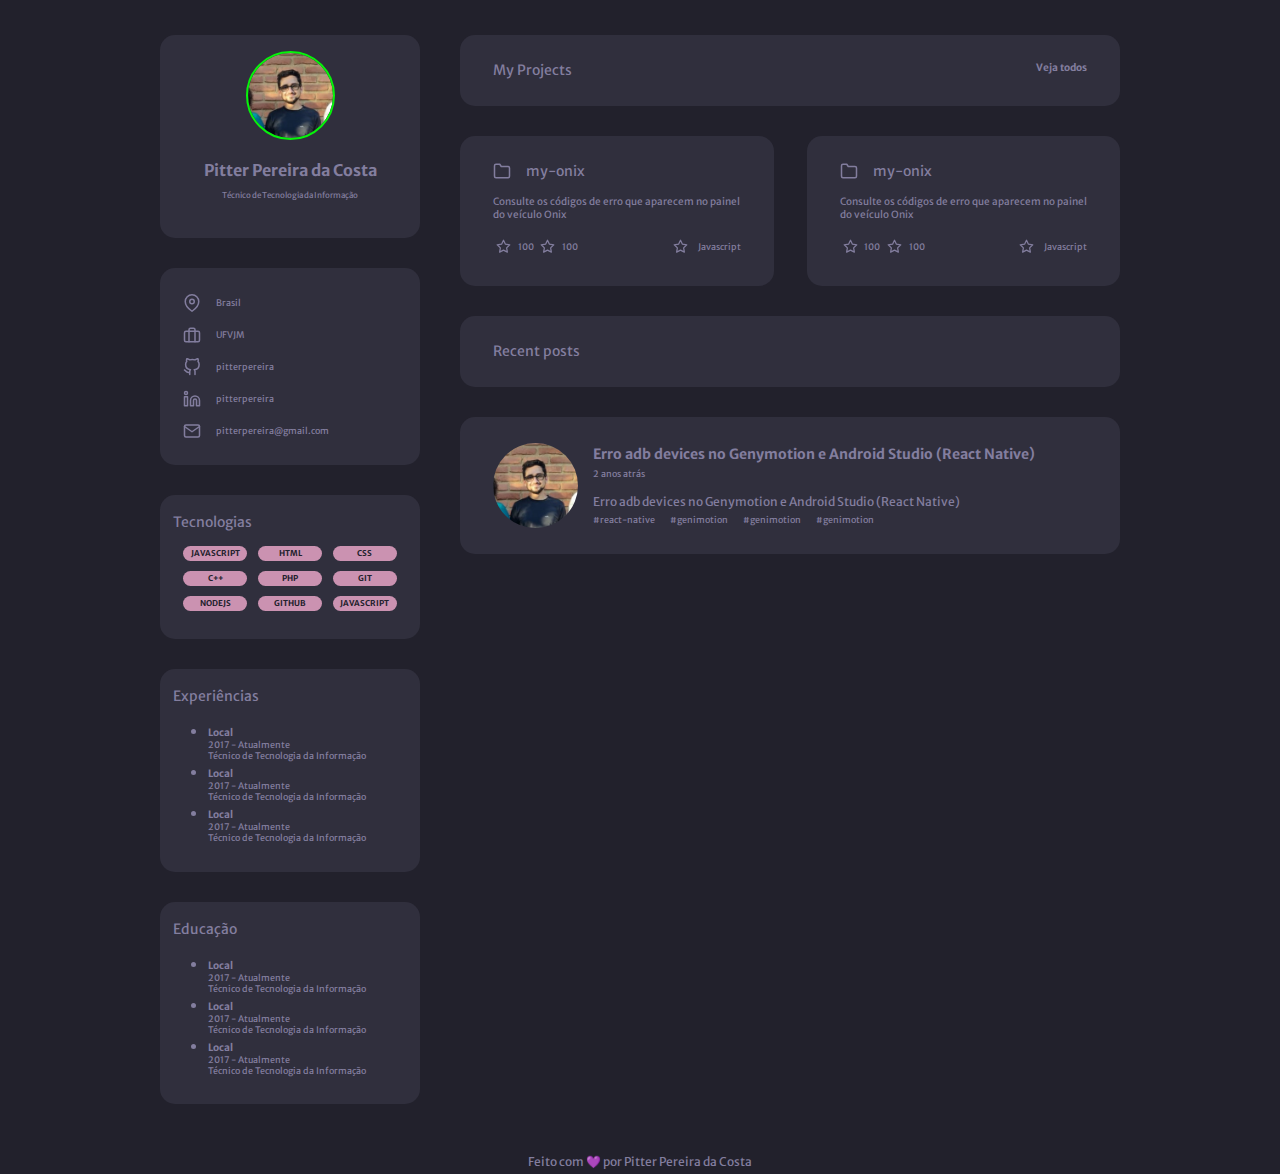
<file: 1 - Portfolio/index.html>
<!DOCTYPE html>
<html lang="en">
<head>
    <meta charset="UTF-8">
    <meta http-equiv="X-UA-Compatible" content="IE=edge">
    <meta name="viewport" content="width=device-width, initial-scale=1.0">

    <title>Desafio Rocketseat - 1 - Portfolio</title>

    <!-- Favicon -->

    <link rel="shortcut icon" href="./assets/favicon.ico" type="image/x-icon">

    <!-- CSS -->

    <link rel="stylesheet" href="./styles/style.css">

    <!-- Fontes -->

    <link rel="preconnect" href="https://fonts.googleapis.com">
    <link rel="preconnect" href="https://fonts.gstatic.com" crossorigin>
    <link href="https://fonts.googleapis.com/css2?family=Merriweather+Sans:wght@400;500;700&display=swap" rel="stylesheet">

</head>
<body>

    <main>

        <section id="content-sidebar">

            <div class="frame perfil">

                <img class="img-perfil outline" src="./assets/perfilzim.jpg" alt="Rapaz de óculos com uma parede de tijolos de fundo">

                <p id="perfil-nome">Pitter Pereira da Costa</p>

                <p id="perfil-descricao">Técnico de Tecnologia da Informação</p>

            </div>

            <div class="frame links">

                <div class="links-row alinhamento-esquerdo">

                    <img class="img-icons" src="./assets/map-pin.svg" alt="">

                    <p class="text-small">Brasil</p>

                </div>

                <div class="links-row alinhamento-esquerdo">

                    <img class="img-icons" src="./assets/briefcase.svg" alt="">

                    <p class="text-small">UFVJM</p>

                </div>

                <div class="links-row alinhamento-esquerdo">

                    <img class="img-icons" src="./assets/github.svg" alt="">

                    <p class="text-small">pitterpereira</p>

                </div>

                <div class="links-row alinhamento-esquerdo">

                    <img class="img-icons" src="./assets/linkedin.svg" alt="">

                    <p class="text-small">pitterpereira</p>

                </div>

                <div class="links-row alinhamento-esquerdo">

                    <img class="img-icons" src="./assets/mail.svg" alt="">

                    <p class="text-small">pitterpereira@gmail.com</p>

                </div>


            </div>

            <div class="frame techs">

                <p class="frame-titulo">Tecnologias</p>

                <div class="tech-row alinhamento-esquerdo">

                    <p class="tech-nome">JAVASCRIPT</p>

                    <p class="tech-nome">HTML</p>

                    <p class="tech-nome">CSS</p>

                </div>

                <div class="tech-row alinhamento-esquerdo">

                    <p class="tech-nome">C++</p>

                    <p class="tech-nome">PHP</p>

                    <p class="tech-nome">GIT</p>

                </div>

                <div class="tech-row alinhamento-esquerdo">

                    <p class="tech-nome">NODEJS</p>

                    <p class="tech-nome">GITHUB</p>

                    <p class="tech-nome">JAVASCRIPT</p>

                </div>

            </div>

            <div class="frame lista">

                <p class="frame-titulo">Experiências</p>

                <ul class="alinhamento-esquerdo">
                    <li>
                        <p class="text-titulo">Local</p>
                        <p class="text-small">2017 - Atualmente</p>
                        <p class="text-small">Técnico de Tecnologia da Informação</p>
                    </li>
                    <li>
                        <p class="text-titulo">Local</p>
                        <p class="text-small">2017 - Atualmente</p>
                        <p class="text-small">Técnico de Tecnologia da Informação</p>
                    </li>
                    <li>
                        <p class="text-titulo">Local</p>
                        <p class="text-small">2017 - Atualmente</p>
                        <p class="text-small">Técnico de Tecnologia da Informação</p>
                    </li>
                </ul>
            </div>

            <div class="frame lista">

                <p class="frame-titulo">Educação</p>

                <ul class="alinhamento-esquerdo">
                    <li>
                        <p class="text-titulo">Local</p>
                        <p class="text-small">2017 - Atualmente</p>
                        <p class="text-small">Técnico de Tecnologia da Informação</p>
                    </li>
                    <li>
                        <p class="text-titulo">Local</p>
                        <p class="text-small">2017 - Atualmente</p>
                        <p class="text-small">Técnico de Tecnologia da Informação</p>
                    </li>
                    <li>
                        <p class="text-titulo">Local</p>
                        <p class="text-small">2017 - Atualmente</p>
                        <p class="text-small">Técnico de Tecnologia da Informação</p>
                    </li>
                </ul>

            </div>

        </section>

        <section id="content-middle">

            <div class="frame-menor space-between">

                <p class="frame-titulo-smb">My Projects</p>

                <p class="text-titulo"><a href="#">Veja todos</a></p>

            </div>

            <div class="pastas">

                <div class="frame-menor div-pasta-x">

                    <div class="pasta-linha-1">
                        <img class="img-icons" src="./assets/folder.svg">
                        <p class="frame-titulo-smb">my-onix</p>
                    </div>

                    <p class="text-small-1">Consulte os códigos de erro que aparecem no painel do veículo Onix</p>

                    <div class="pasta-linha-2">
                        <div class="pl2-flex-1">
                            <img class="img-icons-pasta" src="./assets/star.svg">
                            <p class="text-small">100</p>
                            <img class="img-icons-pasta" src="./assets/star.svg">
                            <p class="text-small">100</p>
                        </div>
                        <div class="pl2-flex-2">
                            <img class="img-icons-pasta img-mr" src="./assets/star.svg">
                            <p class="text-small">Javascript</p>
                        </div>
                    </div>
                </div>

                <div class="frame-menor div-pasta-x">

                    <div class="pasta-linha-1">
                        <img class="img-icons" src="./assets/folder.svg">
                        <p class="frame-titulo-smb">my-onix</p>
                    </div>

                    <p class="text-small-1">Consulte os códigos de erro que aparecem no painel do veículo Onix</p>

                    <div class="pasta-linha-2">
                        <div class="pl2-flex-1">
                            <img class="img-icons-pasta" src="./assets/star.svg">
                            <p class="text-small">100</p>
                            <img class="img-icons-pasta" src="./assets/star.svg">
                            <p class="text-small">100</p>
                        </div>
                        <div class="pl2-flex-2">
                            <img class="img-icons-pasta img-mr" src="./assets/star.svg">
                            <p class="text-small">Javascript</p>
                        </div>
                    </div>
                </div>

            </div>

            <div class="frame-menor space-between">

                <p class="frame-titulo-smb">Recent posts</p>

            </div>

            <div class="frame-menor post">

                <img class="img-perfil-smb post" src="./assets/perfilzim.jpg" alt="Rapaz de óculos com uma parede de tijolos de fundo">

                <div class="post-descricao">
                    <p class="text-small-3">Erro adb devices no Genymotion e Android Studio (React Native)</p>
                    <p class="text-small-mt">2 anos atrás</p>
                    <p class="text-small-2">Erro adb devices no Genymotion e Android Studio (React Native)</p>

                    <div class="post">
                        <p class="text-small">#react-native</p>
                        <p class="text-small ml-p">#genimotion</p>
                        <p class="text-small ml-p">#genimotion</p>
                        <p class="text-small ml-p">#genimotion</p>
                    </div>
                </div>

            </div>

        </section>

    </main>

    <footer> <p class="text-small-2">Feito com 💜 por Pitter Pereira da Costa</p></footer>

</body>
</html>
</file>
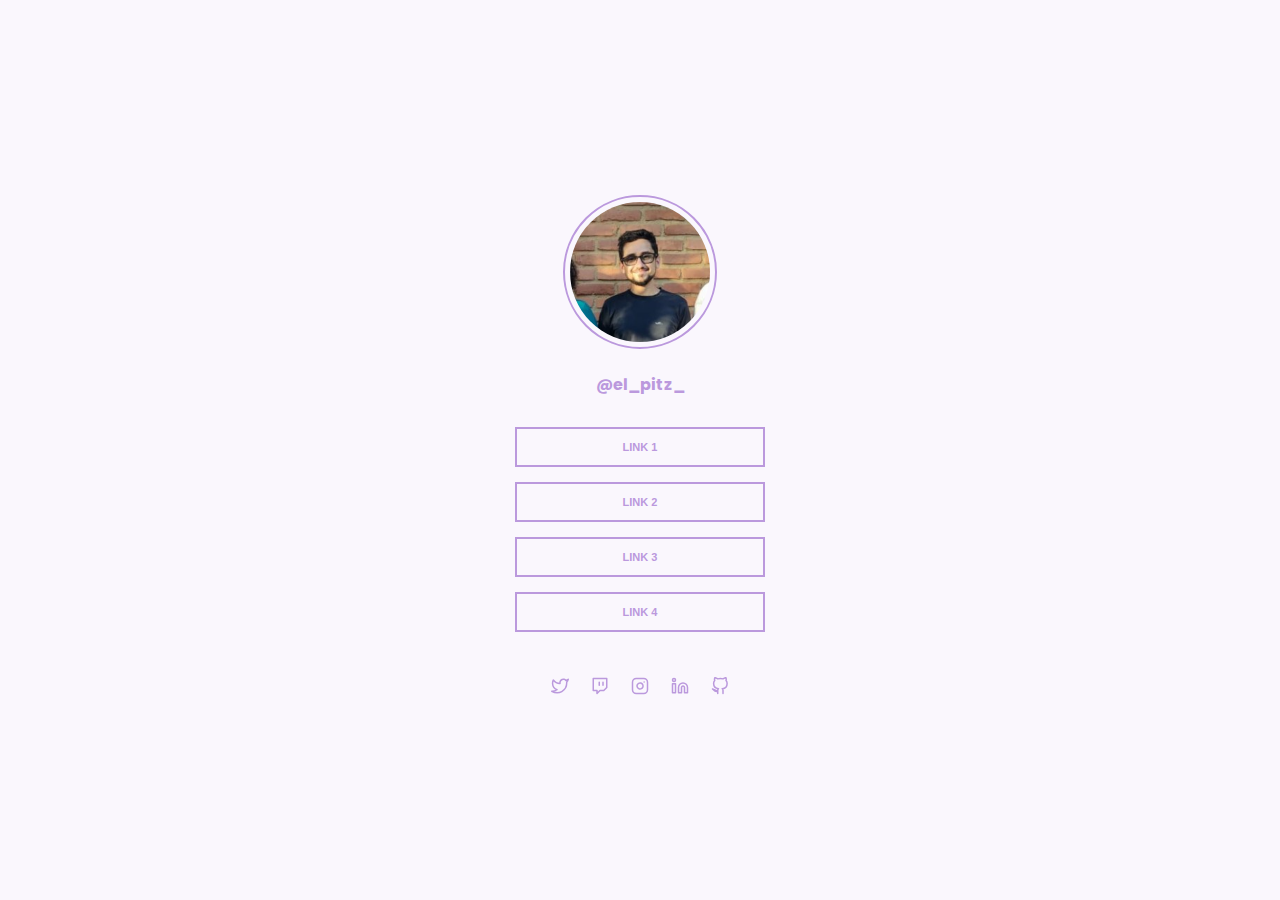
<file: 2 - Social Tree/index.html>
<!DOCTYPE html>
<html lang="en">

<head>
    <meta charset="UTF-8">
    <meta http-equiv="X-UA-Compatible" content="IE=edge">
    <meta name="viewport" content="width=device-width, initial-scale=1.0">

    <title>Desafio Rocketseat - 2 - Social Tree</title>

    <link rel="stylesheet" href="./styles/style.css">

    <!-- Adicionando a fonte Poppins -->
    <link rel="preconnect" href="https://fonts.googleapis.com">
    <link rel="preconnect" href="https://fonts.gstatic.com" crossorigin>
    <link href="https://fonts.googleapis.com/css2?family=Poppins:wght@100&display=swap" rel="stylesheet">
</head>

<body>

    <!-- Referência: https://www.figma.com/file/yi1ycIyAW8QiGiX9bMFHkU/DD-%2F-Social-links/duplicate -->

    <div class="container">
        <img id="perfil" src="./assets/Perfilzim.jpg" alt="">
        <p>@el_pitz_</p>
        <div class="div-botoes-links">
            <button class="botao-links">LINK 1</button>
            <button class="botao-links">LINK 2</button>
            <button class="botao-links">LINK 3</button>
            <button class="botao-links">LINK 4</button>
        </div>
        <div class="div-links-redes">
            <a href="#"><img class="link-redes" src="./assets/twitter.svg" alt="Twitter"></a>
            <a href="#"><img class="link-redes" src="./assets/twitch.svg" alt="Twitch"></a>
            <a href="#"><img class="link-redes" src="./assets/instagram.svg" alt="Instagram"></a>
            <a href="#"><img class="link-redes" src="./assets/linkedin.svg" alt="Linkedin"></a>
            <a href="#"><img class="link-redes" src="./assets/github.svg" alt="Github"></a>
        </div>
    </div>

</body>

</html>
</file>
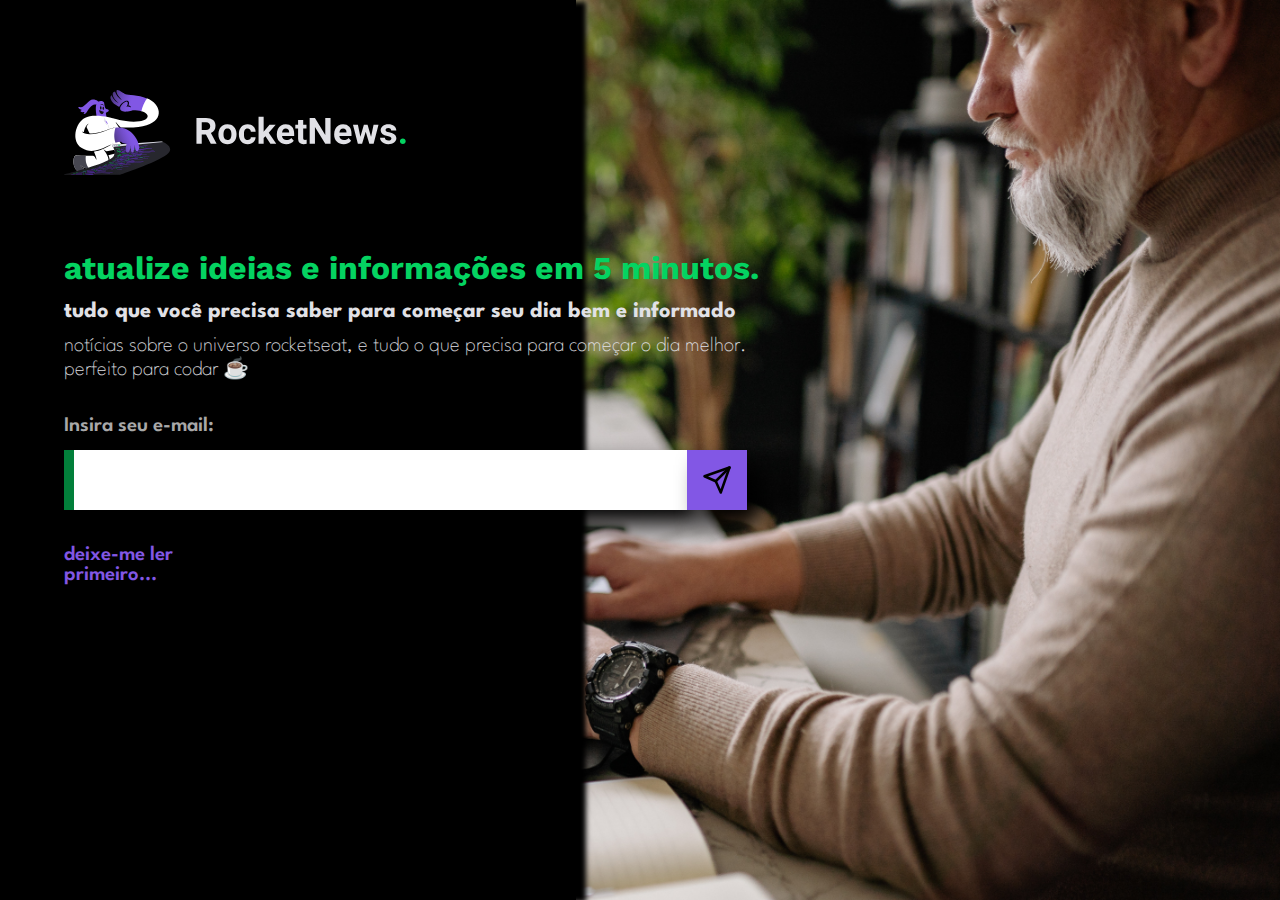
<file: 3 - RocketNews/index.html>
<!DOCTYPE html>
<html lang="en">

<head>
    <meta charset="UTF-8">
    <meta http-equiv="X-UA-Compatible" content="IE=edge">
    <meta name="viewport" content="width=device-width, initial-scale=1.0">

    <title>Desafio Rocketseat - 3 - RocketNews</title>

    <link rel="stylesheet" href="./styles.css/style.css">

    <!-- Fontes -->
    <link rel="preconnect" href="https://fonts.googleapis.com">
    <link rel="preconnect" href="https://fonts.gstatic.com" crossorigin>
    <link
        href="https://fonts.googleapis.com/css2?family=League+Spartan:wght@400;500;700&family=Work+Sans:wght@400;500;700&display=swap"
        rel="stylesheet">
</head>

<body>

    <!-- Referência: https://www.figma.com/file/OVTHLjc2hi3MSQiYm9BplU/DD-%2F-RocketNews/duplicate -->

    <div class="bg-black"></div>

    <div class="bg-image"></div>

    <main>
        <img id="logo" src="./assets/logo.svg" alt="kkkk">
        <p id="titulo">atualize ideias e informações em 5 minutos.</p>
        <p id="subtitulo">tudo que você precisa saber para começar seu dia bem e informado</p>

        <div id="descricao">
            <p>notícias sobre o universo rocketseat, e tudo o que precisa para começar o dia melhor.</p>
            <p>perfeito para codar ☕</p>
        </div>

        <form action="#">
            <label for="email">Insira seu e-mail:</label>
            <div class="input-text-button">
                <input type="email" name="email" id="email">
                <button></button>
            </div>
        </form>

        <a href="#">deixe-me ler primeiro...</a>
    </main>

</body>

</html>
</file>
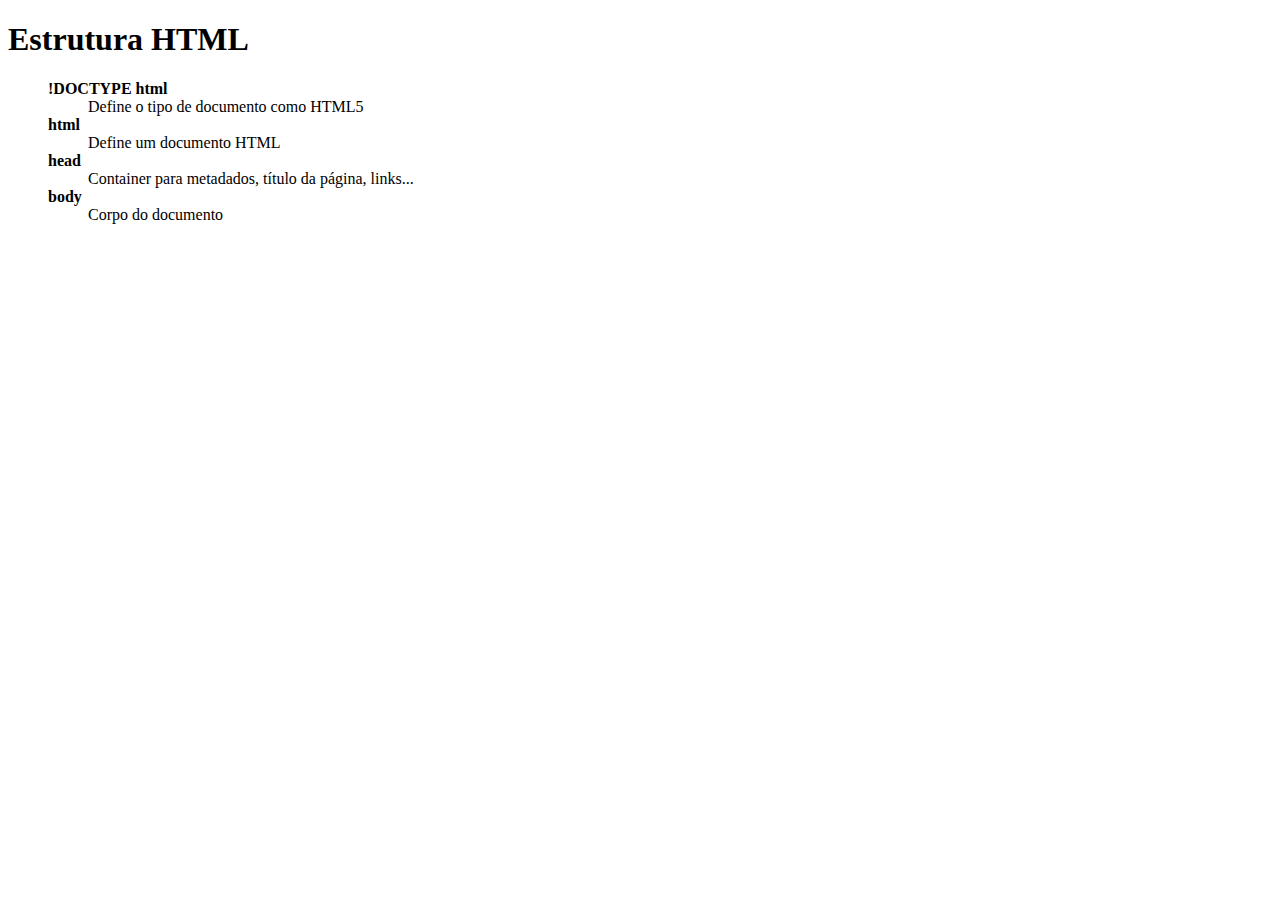
<file: 4 - Desafios HTML/1-glossario.html>
<!DOCTYPE html>
<html lang="en">

<head>

    <meta charset="UTF-8">
    <meta http-equiv="X-UA-Compatible" content="IE=edge">
    <meta name="viewport" content="width=device-width, initial-scale=1.0">

    <title>1 - Glossário</title>

    <style>
        ul, li {
            list-style-type: none;
        }
    </style>

</head>

<body>

    <h1>Estrutura HTML</h1>

    <ul>
        <li><strong>!DOCTYPE html</strong></li>
        <ul>
            <li>Define o tipo de documento como HTML5</li>
        </ul>

        <li><strong>html</strong></li>
        <ul>
            <li>Define um documento HTML</li>
        </ul>

        <li><strong>head</strong></li>
        <ul>
            <li>Container para metadados, título da página, links...</li>
        </ul>

        <li><strong>body</strong></li>
        <ul>
            <li>Corpo do documento</li>
        </ul>
    </ul>

</body>

</html>
</file>
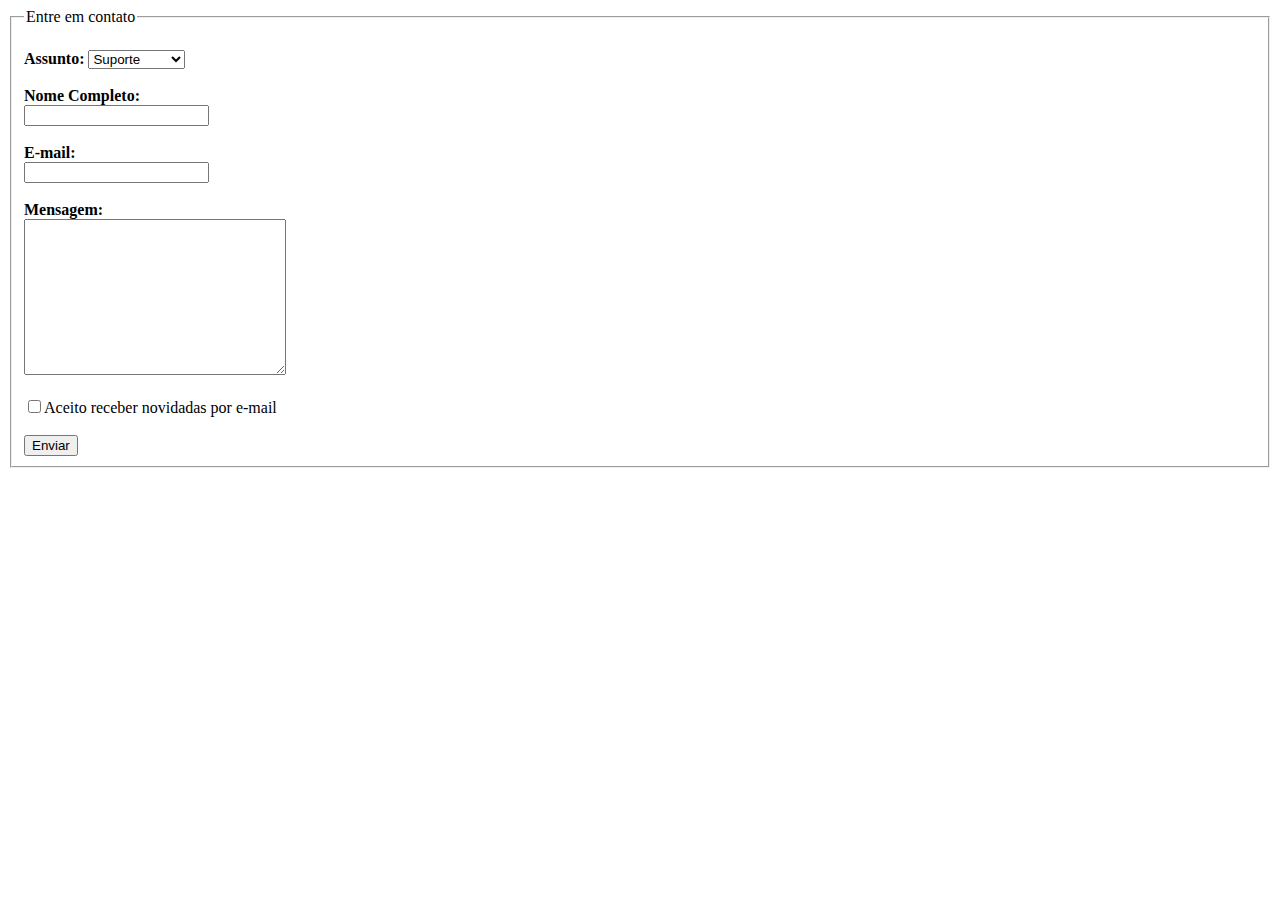
<file: 4 - Desafios HTML/2-formulario-de-contato.html>
<!DOCTYPE html>

<html lang="en">

<head>

    <meta charset="UTF-8">
    <meta http-equiv="X-UA-Compatible" content="IE=edge">
    <meta name="viewport" content="width=device-width, initial-scale=1.0">

    <title>2 - Formulário de contato</title>

</head>

<body>

    <form action="">

        <fieldset>

            <legend>Entre em contato</legend>
            
            <br>

            <label for="assunto"><strong>Assunto:</strong></label>

            <select name="assunto" id="assunto">
                <option value="suporte">Suporte</option>
                <option value="sugestao">Sugestão</option>
                <option value="reclamacao">Reclamação</option>
            </select>

            <br><br>

            <label for="nome"><strong>Nome Completo:</strong></label>
            <br>
            <input type="text" name="nome" id="nome">

            <br><br>

            <label for="email"><strong>E-mail:</strong></label>
            <br>
            <input type="email" name="email" id="email">

            <br><br>

            <label for="mensagem"><strong>Mensagem:</strong></label>
            <br>
            <textarea name="mensagem" id="mensagem" cols="30" rows="10"></textarea>
            
            <br><br>

            <input type="checkbox" name="novidades" id="novidades">Aceito receber novidadas por e-mail

            <br><br>

            <input type="submit" value="Enviar">

        </fieldset>
    
    </form>

</body>

</html>
</file>
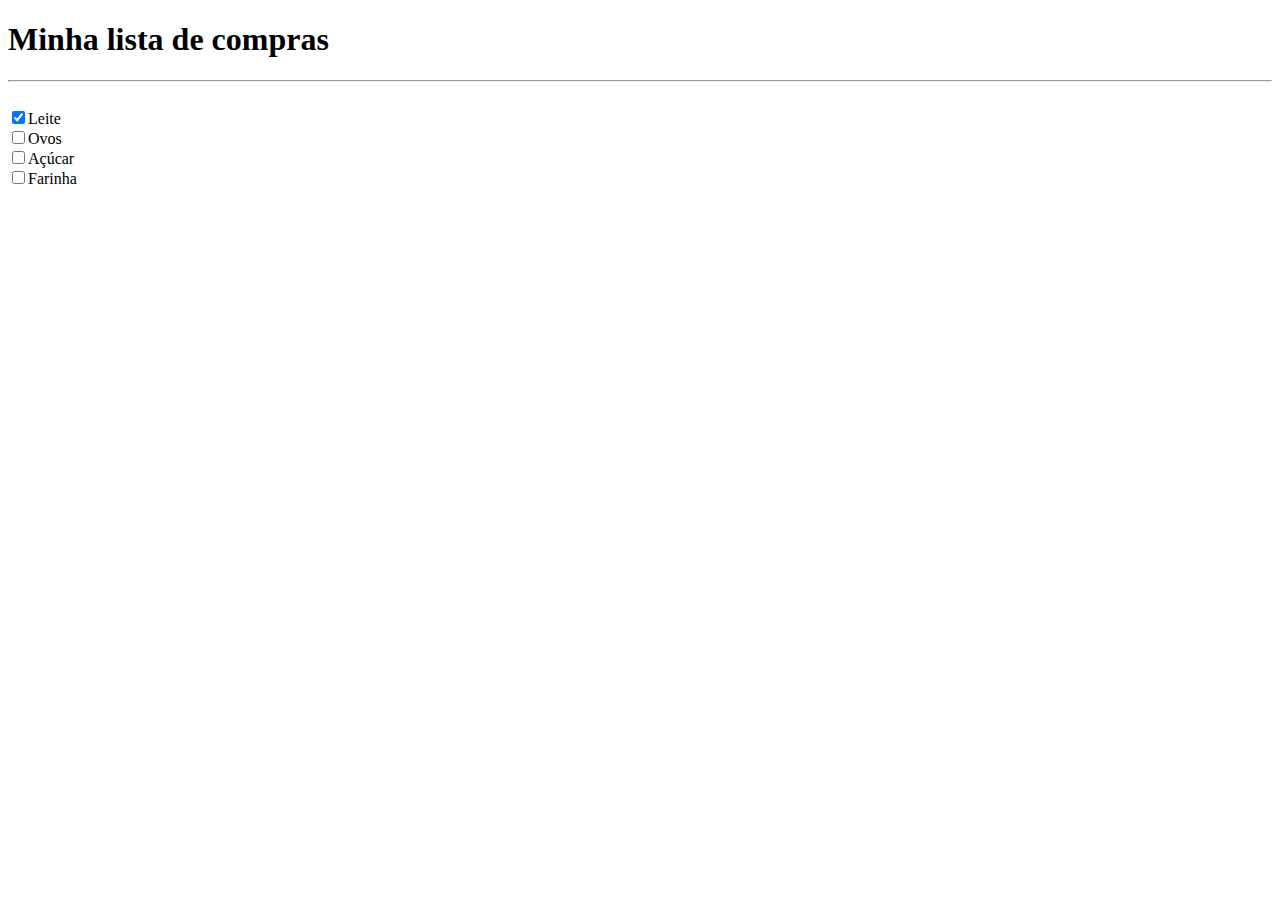
<file: 4 - Desafios HTML/3-lista-de-compras.html>
<!DOCTYPE html>
<html lang="en">

<head>
    <meta charset="UTF-8">
    <meta http-equiv="X-UA-Compatible" content="IE=edge">
    <meta name="viewport" content="width=device-width, initial-scale=1.0">
    <title>3 - Lista de compras</title>
</head>

<body>

    <h1>Minha lista de compras</h1>

    <hr>

    <br>

    <input type="checkbox" name="leite" id="leite" checked>Leite
    <br>
    <input type="checkbox" name="ovos" id="ovos">Ovos
    <br>
    <input type="checkbox" name="acucar" id="acucar">Açúcar
    <br>
    <input type="checkbox" name="farinha" id="farinha">Farinha
    
</body>

</html>
</file>
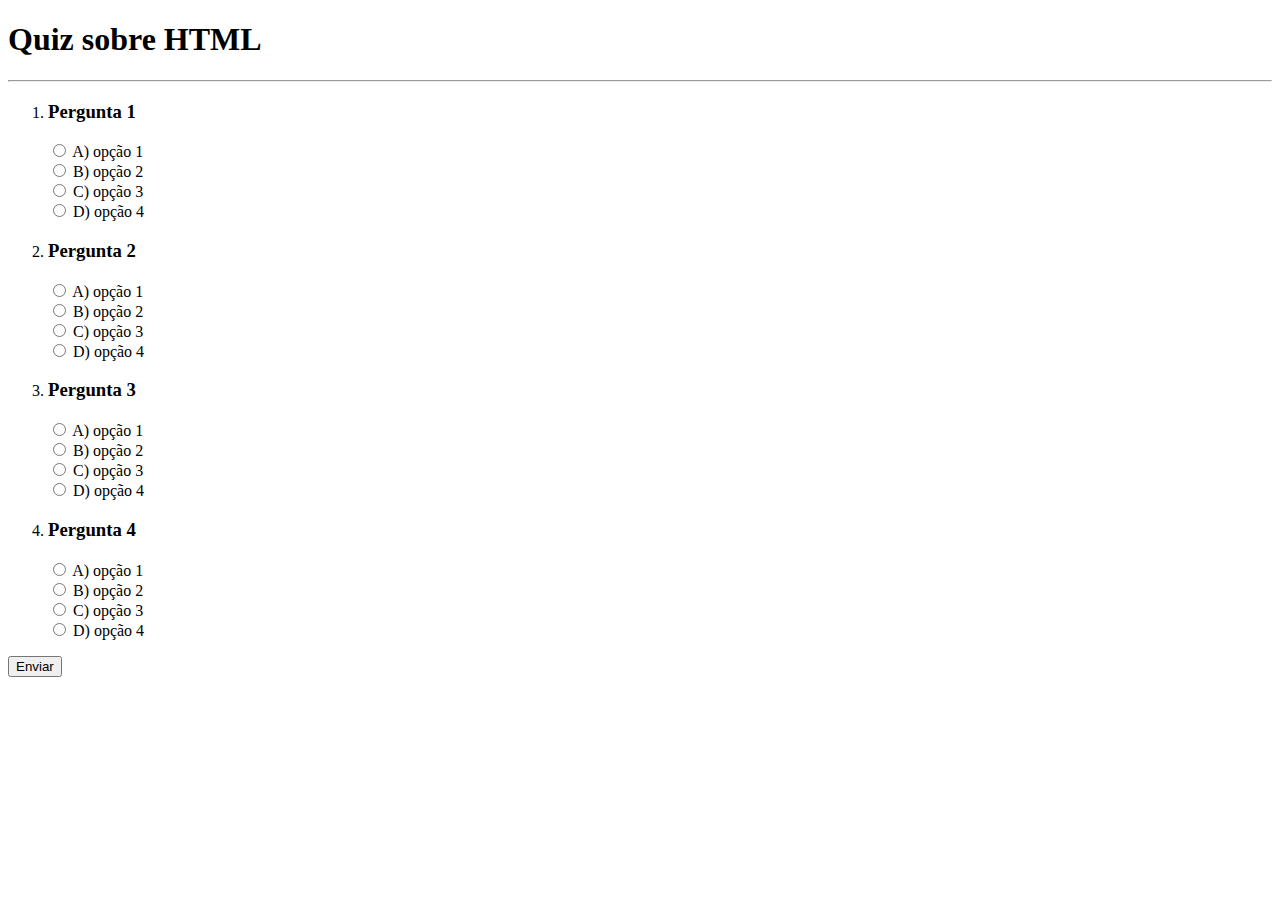
<file: 4 - Desafios HTML/4-quiz.html>
<!DOCTYPE html>
<html lang="en">

<head>
    <meta charset="UTF-8">
    <meta http-equiv="X-UA-Compatible" content="IE=edge">
    <meta name="viewport" content="width=device-width, initial-scale=1.0">
    <title>4 - Quiz</title>
</head>

<body>

    <h1>Quiz sobre HTML</h1>
    
    <hr>

    <ol>
        <li>
          <h3>Pergunta 1</h3>
          <div>
            <input type="radio" name="question-1" id="question-1-a" value="A" />
            <label for="question-1-a">A) opção 1</label>
          </div>
          <div>
            <input type="radio" name="question-1" id="question-1-b" value="B" />
            <label for="question-1-b">B) opção 2</label>
          </div>
          <div>
            <input type="radio" name="question-1" id="question-1-c" value="C" />
            <label for="question-1-c">C) opção 3</label>
          </div>
          <div>
            <input type="radio" name="question-1" id="question-1-d" value="D" />
            <label for="question-1-d">D) opção 4</label>
          </div>
        </li>
        <li>
            <h3>Pergunta 2</h3>
            <div>
              <input type="radio" name="question-2" id="question-2-a" value="A" />
              <label for="question-1-a">A) opção 1</label>
            </div>
            <div>
              <input type="radio" name="question-2" id="question-2-b" value="B" />
              <label for="question-1-b">B) opção 2</label>
            </div>
            <div>
              <input type="radio" name="question-2" id="question-2-c" value="C" />
              <label for="question-1-c">C) opção 3</label>
            </div>
            <div>
              <input type="radio" name="question-2" id="question-2-d" value="D" />
              <label for="question-1-d">D) opção 4</label>
            </div>
          </li>
          <li>
            <h3>Pergunta 3</h3>
            <div>
              <input type="radio" name="question-3" id="question-3-a" value="A" />
              <label for="question-1-a">A) opção 1</label>
            </div>
            <div>
              <input type="radio" name="question-3" id="question-3-b" value="B" />
              <label for="question-1-b">B) opção 2</label>
            </div>
            <div>
              <input type="radio" name="question-3" id="question-3-c" value="C" />
              <label for="question-1-c">C) opção 3</label>
            </div>
            <div>
              <input type="radio" name="question-3" id="question-3-d" value="D" />
              <label for="question-1-d">D) opção 4</label>
            </div>
          </li>
          <li>
            <h3>Pergunta 4</h3>
            <div>
              <input type="radio" name="question-4" id="question-4-a" value="A" />
              <label for="question-1-a">A) opção 1</label>
            </div>
            <div>
              <input type="radio" name="question-4" id="question-4-b" value="B" />
              <label for="question-1-b">B) opção 2</label>
            </div>
            <div>
              <input type="radio" name="question-4" id="question-4-c" value="C" />
              <label for="question-1-c">C) opção 3</label>
            </div>
            <div>
              <input type="radio" name="question-4" id="question-4-d" value="D" />
              <label for="question-1-d">D) opção 4</label>
            </div>
          </li>
      </ol>

      <input type="submit" value="Enviar">

    
</body>
</html>
</file>
<file: 1 - Portfolio/styles/style.css>
:root {
    --body-bg-color: #22212C;
    --text-color: #837E9F;
    --bg-cards: #302F3D;
    --bg-techs: #CB92B1;
}

/*
  
        Estruturas
  
*/

* {
    margin: 0;
    padding: 0;
    box-sizing: border-box;

    color: var(--text-color);
    font-family: 'Merriweather Sans', sans-serif;
}

body {
    width: 100vw;

    display: flex;
    flex-direction: column;
    align-items: center;
    justify-content: center;

    background-color: var(--body-bg-color);
}

main {

    display: flex;
}

a {
    text-decoration: none;
}

footer {

}

/*
  
        Ids
  
*/

#content-sidebar {
    height: inherit;
    width: 300px;

    padding: 2% 2%;

    display: flex;
    flex-direction: column;
    align-items: center;
}

#content-middle {
    height: inherit;
    width: 700px;

    padding: 2% 2%;

    display: flex;
    flex-direction: column;
    align-items: center;

}

#perfil-nome {
    margin-bottom: 10px;

    font-weight: 700;
}

#perfil-descricao {
    margin-bottom: 20px;

    font-size: 8px;
    font-weight: 400;
}

/*
  
        Classes
  
*/

.frame {
    width: 100%;

    margin: 15px 0;

    padding: 7% 5%;

    border-radius: 15px;

    background-color: var(--bg-cards);
}

.frame-menor {
    width: 100%;

    margin: 15px 0;

    padding: 4% 5%;

    border-radius: 15px;

    background-color: var(--bg-cards);
}

.frame-titulo {
    margin-bottom: 15px;
    font-size: 14px;
}

.frame-titulo-smb {
    font-size: 14px;
}

.perfil {
    text-align: center;
}

.img-perfil {
    height: 85px;
    width: 85px;

    margin-bottom: 18px;

    border-radius: 100%;
}

.img-perfil-smb {
    height: 85px;
    width: 85px;

    border-radius: 100%;
}

.outline {
    outline: 2px solid rgb(6,243,10);
}

.space-between {
    display: flex;
    justify-content: space-between;
}

div.pastas {
    width: 100%;
    display: flex;
    justify-content: space-between;
}

div.div-pasta-x {
    width: 47.5%;
    height: 150px;
}

.post {
    display: flex;

    align-items: center;
}

.links-row {
    padding: 7px 0;

    display: flex;
    align-items: center;
}

.alinhamento-esquerdo {
    padding-left: 10px;
}

.img-icons {
    height: 18px;
    width: 18px;

    filter: invert(59%) sepia(9%) saturate(934%) hue-rotate(209deg) brightness(84%) contrast(89%);

    margin-right: 15px;
}

.post-descricao {
    margin-left: 15px;
}

.tech-row {
    margin: 10px 0;
    padding: 0 10px;
    display: flex;
    align-items: center;
    justify-content: space-between;
}

p.text-titulo {
    font-size: 10px;
    font-weight: 700;
}

p.text-small {
    font-size: 9px;
    font-weight: 400;
}

p.text-small-1 {
    margin-top: 15px;
    margin-bottom: 18px;
    font-size: 10px;
    font-weight: 400;
}

p.text-small-mt {
    margin-top: 5px;
    font-size: 9px;
    font-weight: 400;
}

p.text-small-2 {
    margin-top: 15px;
    margin-bottom: 5px;
    font-size: 12px;
    font-weight: 400;
}

p.text-small-3 {
    font-size: 14px;
    font-weight: 700;
}

p.tech-nome {
    height: 15px;
    width: 30%;

    font-size: 8px;
    font-weight: 700;

    color: #22212C;
    background-color: var(--bg-techs);

    border-radius: 10px;

    display: flex;
    align-items: center;
    justify-content: center;
}

p.ml-p {
    margin-left: 15px;
}

.pasta-linha-1 {
    display: flex;
}

.pasta-linha-2 {
    display: flex;
}

.img-icons-pasta {
    height: 15px;
    width: 15px;

    filter: invert(59%) sepia(9%) saturate(934%) hue-rotate(209deg) brightness(84%) contrast(89%);
}

.img-mr {
    margin-right: 10px;
}

.pl2-flex-1 {
    width: 50%;
    display: flex;
    align-items: center;
    justify-content: space-around;
}

.pl2-flex-2 {
    width: 90%;
    display: flex;
    align-items: center;
    justify-content: right;
}

ul {
    margin-left: 25px;
    margin-bottom: 10px;
}
</file>
<file: 2 - Social Tree/styles/style.css>
:root {
  --body-bg-color: #FAF7FD;
  --purple: #BB99DD;
  
  --fonte-poppins: 'Poppins', sans-serif;
}

/*

        Estruturas

*/

* {
    margin: 0;
    padding: 0;
}

body {
    width: 100vw;
    height: 100vh;

    background-color: var(--body-bg-color);

    display: flex;
    align-items: center;
    justify-content: center;
}

p {
    margin-top: 30px;
    color: var(--purple);
    font-family: var(--fonte-poppins);
    font-weight: bold;
    text-align: center;
}

/*

        Classes

*/

div .botao-links {
    width: 100%;
    height: 40px;

    margin-top: 15px;

    font-style: var(--fonte-poppins);
    font-size: 11px;
    font-weight: bold;
    color: var(--purple);

    background-color: transparent;
    border-color: var(--purple);
    border-style: solid;
}

div .botao-links:hover {
    background-color: var(--purple);
    color: var(--body-bg-color);
}

div.container {
    width: 250px;
    display: flex;
    flex-direction: column;
    align-items: center;
}

div.div-botoes-links {
    width: 100%;
    margin-top: 15px;

    display: flex;
    flex-direction: column;
}

.div-links-redes {
    width: 80%;

    margin-top: 45px;
    
    display: flex;
    align-items: center;
    justify-content: space-around;
}

div a .link-redes {
    width: 18px;
}

/*

        IDs

*/

div #perfil {
    height: 140px;
    width: 140px;

    border-radius: 100%;

    outline: 2px solid var(--purple);
    outline-offset: 5px;  
}
</file>
<file: 3 - RocketNews/styles.css/style.css>
:root {
    --body-bg-color: #121214;
    --text-color: #E1E1E6;
    --title-color: #04D361;
    --form-color: #A8A8A8;
    --bg-button-color: #8257e5;

    --spartan: 'League Spartan', sans-serif;
    --work-sans: 'Work Sans', sans-serif;
}

/*

        Estruturas

*/

* {
    margin: 0;
    padding: 0;
}

body {
    width: 100vw;
    height: 100vh;

    display: flex;
}

main {
    height: 70vh;
    width: 55%;

    position: absolute;
    top: 10%;
    left: 5%;

    z-index: 2;
}

label {
    margin-top: 5%;
    margin-bottom: 2%;

    color: var(--form-color);
    font-family: var(--spartan);
    font-weight: 600;
    font-size: 1.3rem;

    border: none;

    display: block;
}

input {
    width: 85%;
    height: 60px;

    padding-left: 15px;

    font-family: var(--spartan);
    font-weight: lighter;
    font-size: 1.2rem;

    outline: 0;
    border-width: 0 0 0 10px;
    border-color: var(--title-color);

    box-shadow: 15px 15px 25px black;
}

button {
    width: 60px;
    height: 60px;

    border: none;

    background-image: url("../assets/send.svg");
    background-size: 30px 30px;
    background-position: center;
    background-color: var(--bg-button-color);
    background-repeat: no-repeat;

    box-shadow: 15px 15px 25px black;
}

a {
    width: 25%;
    margin-top: 5%;
    display: inline-block;

    color: var(--bg-button-color);
    font-family: var(--spartan);
    font-weight: 600;
    font-size: 1.3rem;

    text-decoration: none;
}

/*

        Classes

*/

.bg-black {
    width: 45%;

    background-color: black;
    /* offset-x | offset-y | blur-radius | color */
    box-shadow: 10px 2px 5px black;

    z-index: 1;

}

div.bg-image {
    height: 100vh;
    width: 55%;

    background-image: url("../assets/read_news.jpg");
    background-position: right top;
    background-size: auto 100%;

    background-repeat: no-repeat;

    z-index: 0;

    animation-name: example2;
    animation-duration: 2s;
    animation-delay: 1s;

    animation-fill-mode: forwards;
}

div.input-text-button {
    display: flex;
    align-items: center;
}


/*

        IDs

*/

#logo {
    width: 50%;
}

#titulo {
    margin-top: 10%;

    color: var(--title-color);

    font-family: var(--work-sans);
    font-weight: bold;
    font-size: 2rem;
}

#subtitulo {
    margin-top: 2%;

    color: var(--text-color);

    font-family: var(--spartan);
    font-weight: bold;
    font-size: 1.4rem;
}

#descricao {
    margin-top: 2%;

    color: var(--text-color);

    font-family: var(--spartan);
    font-weight: lighter;
    font-size: 1.3rem;
}
</file>
